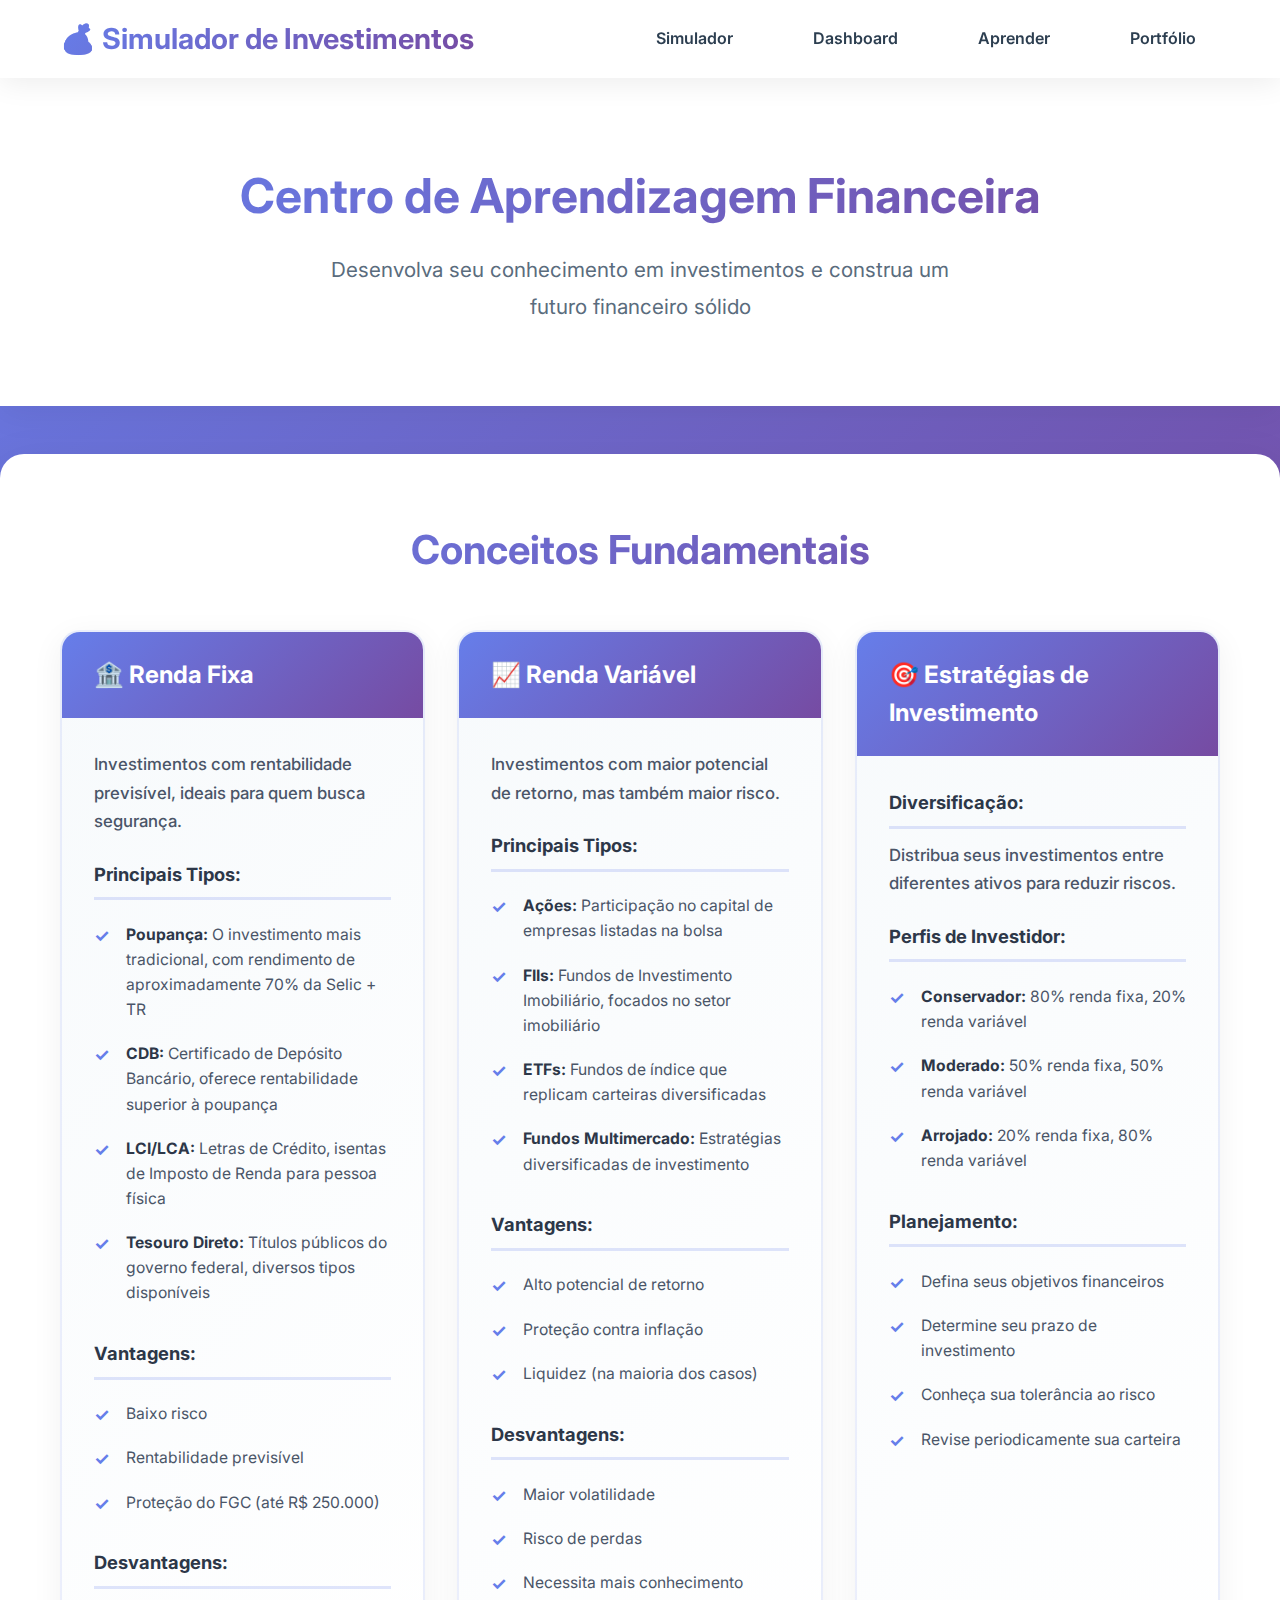
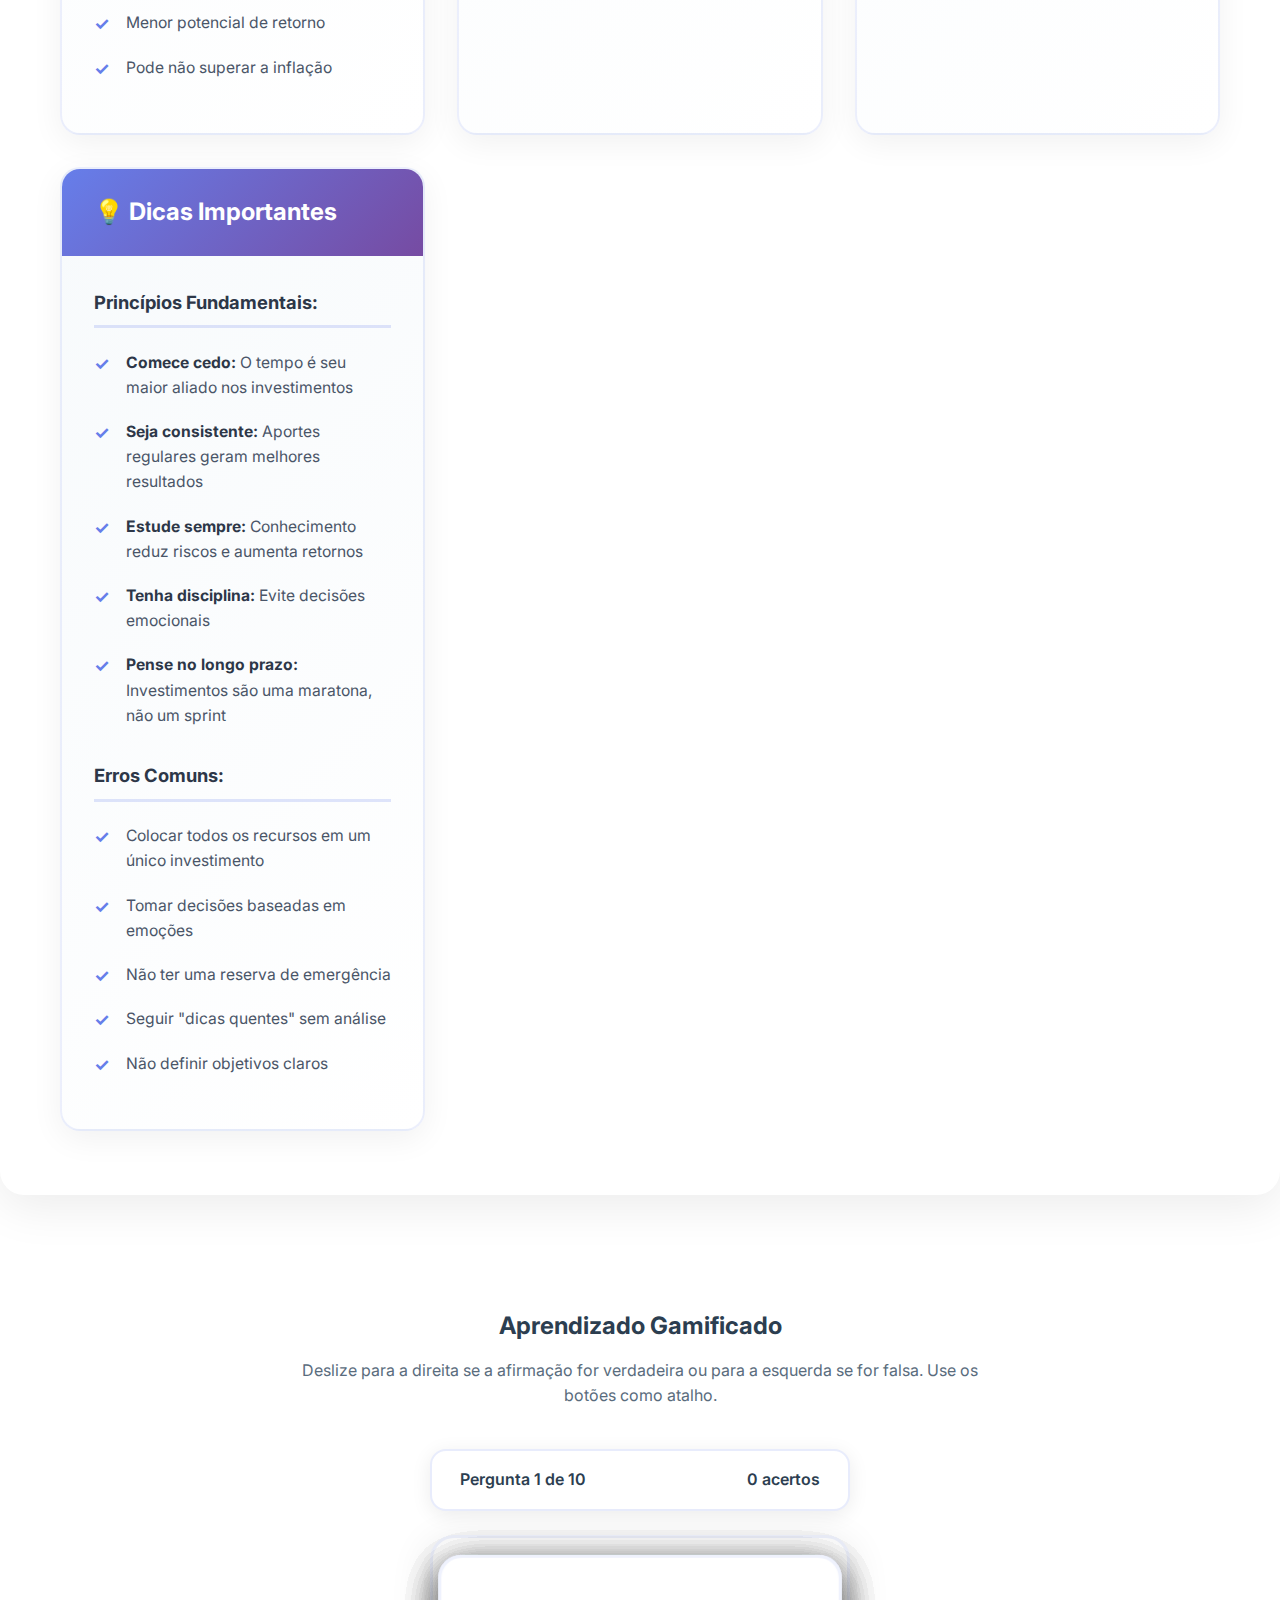
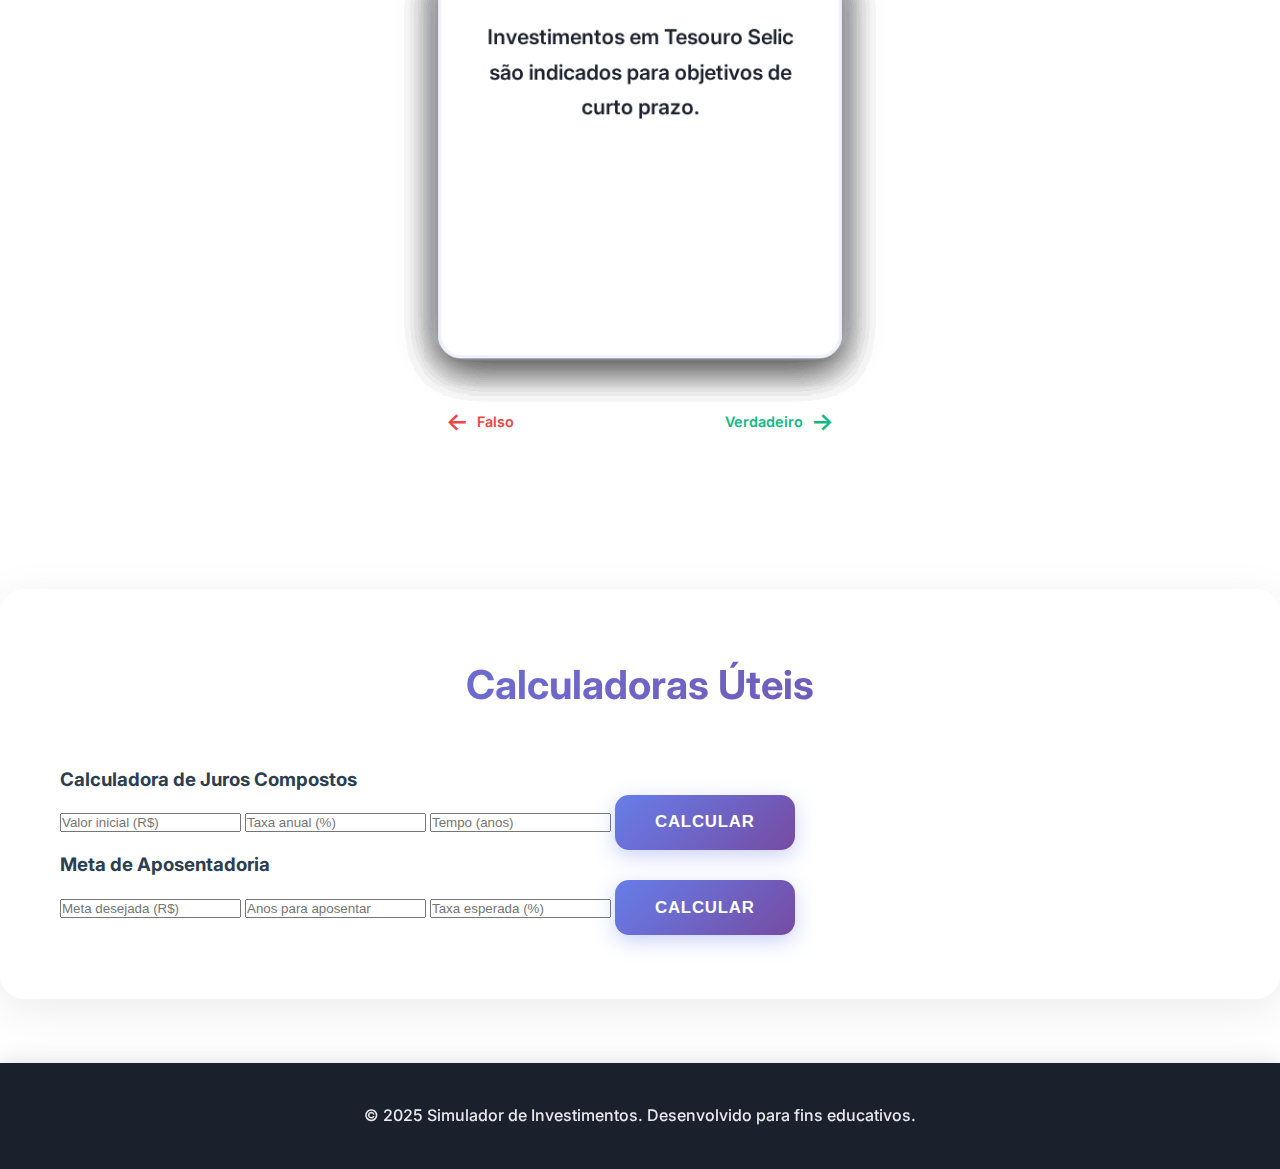
<file: investment-simulator/src/pages/learn.html>
<!DOCTYPE html>
<html lang="pt-BR">
<head>
    <meta charset="UTF-8">
    <meta name="viewport" content="width=device-width, initial-scale=1.0">
    <title>Aprender sobre Finanças - Simulador de Investimentos</title>
    <link rel="stylesheet" href="../css/styles.css">
    <link rel="stylesheet" href="../css/simulator.css">
    <link rel="stylesheet" href="../css/responsive.css">
</head>
<body>
    <header>
        <div class="container">
            <h1>💰 Simulador de Investimentos</h1>
            <nav>
                <ul>
                    <li><a href="../index.html">Simulador</a></li>
                    <li><a href="dashboard.html">Dashboard</a></li>
                    <li><a href="learn.html">Aprender</a></li>
                    <li><a href="portfolio.html">Portfólio</a></li>
                </ul>
            </nav>
        </div>
    </header>

    <main>
        <section class="hero">
            <div class="container">
                <h2>Centro de Aprendizagem Financeira</h2>
                <p>Desenvolva seu conhecimento em investimentos e construa um futuro financeiro sólido</p>
            </div>
        </section>

        <section class="educational-section">
            <div class="container">
                <h2>Conceitos Fundamentais</h2>
                
                <div class="learning-modules">
                    <div class="module">
                        <h3>🏦 Renda Fixa</h3>
                        <div class="module-content">
                            <p>Investimentos com rentabilidade previsível, ideais para quem busca segurança.</p>
                            
                            <h4>Principais Tipos:</h4>
                            <ul>
                                <li><strong>Poupança:</strong> O investimento mais tradicional, com rendimento de aproximadamente 70% da Selic + TR</li>
                                <li><strong>CDB:</strong> Certificado de Depósito Bancário, oferece rentabilidade superior à poupança</li>
                                <li><strong>LCI/LCA:</strong> Letras de Crédito, isentas de Imposto de Renda para pessoa física</li>
                                <li><strong>Tesouro Direto:</strong> Títulos públicos do governo federal, diversos tipos disponíveis</li>
                            </ul>
                            
                            <h4>Vantagens:</h4>
                            <ul>
                                <li>Baixo risco</li>
                                <li>Rentabilidade previsível</li>
                                <li>Proteção do FGC (até R$ 250.000)</li>
                            </ul>
                            
                            <h4>Desvantagens:</h4>
                            <ul>
                                <li>Menor potencial de retorno</li>
                                <li>Pode não superar a inflação</li>
                            </ul>
                        </div>
                    </div>

                    <div class="module">
                        <h3>📈 Renda Variável</h3>
                        <div class="module-content">
                            <p>Investimentos com maior potencial de retorno, mas também maior risco.</p>
                            
                            <h4>Principais Tipos:</h4>
                            <ul>
                                <li><strong>Ações:</strong> Participação no capital de empresas listadas na bolsa</li>
                                <li><strong>FIIs:</strong> Fundos de Investimento Imobiliário, focados no setor imobiliário</li>
                                <li><strong>ETFs:</strong> Fundos de índice que replicam carteiras diversificadas</li>
                                <li><strong>Fundos Multimercado:</strong> Estratégias diversificadas de investimento</li>
                            </ul>
                            
                            <h4>Vantagens:</h4>
                            <ul>
                                <li>Alto potencial de retorno</li>
                                <li>Proteção contra inflação</li>
                                <li>Liquidez (na maioria dos casos)</li>
                            </ul>
                            
                            <h4>Desvantagens:</h4>
                            <ul>
                                <li>Maior volatilidade</li>
                                <li>Risco de perdas</li>
                                <li>Necessita mais conhecimento</li>
                            </ul>
                        </div>
                    </div>

                    <div class="module">
                        <h3>🎯 Estratégias de Investimento</h3>
                        <div class="module-content">
                            <h4>Diversificação:</h4>
                            <p>Distribua seus investimentos entre diferentes ativos para reduzir riscos.</p>
                            
                            <h4>Perfis de Investidor:</h4>
                            <ul>
                                <li><strong>Conservador:</strong> 80% renda fixa, 20% renda variável</li>
                                <li><strong>Moderado:</strong> 50% renda fixa, 50% renda variável</li>
                                <li><strong>Arrojado:</strong> 20% renda fixa, 80% renda variável</li>
                            </ul>
                            
                            <h4>Planejamento:</h4>
                            <ul>
                                <li>Defina seus objetivos financeiros</li>
                                <li>Determine seu prazo de investimento</li>
                                <li>Conheça sua tolerância ao risco</li>
                                <li>Revise periodicamente sua carteira</li>
                            </ul>
                        </div>
                    </div>

                    <div class="module">
                        <h3>💡 Dicas Importantes</h3>
                        <div class="module-content">
                            <h4>Princípios Fundamentais:</h4>
                            <ul>
                                <li><strong>Comece cedo:</strong> O tempo é seu maior aliado nos investimentos</li>
                                <li><strong>Seja consistente:</strong> Aportes regulares geram melhores resultados</li>
                                <li><strong>Estude sempre:</strong> Conhecimento reduz riscos e aumenta retornos</li>
                                <li><strong>Tenha disciplina:</strong> Evite decisões emocionais</li>
                                <li><strong>Pense no longo prazo:</strong> Investimentos são uma maratona, não um sprint</li>
                            </ul>
                            
                            <h4>Erros Comuns:</h4>
                            <ul>
                                <li>Colocar todos os recursos em um único investimento</li>
                                <li>Tomar decisões baseadas em emoções</li>
                                <li>Não ter uma reserva de emergência</li>
                                <li>Seguir "dicas quentes" sem análise</li>
                                <li>Não definir objetivos claros</li>
                            </ul>
                        </div>
                    </div>
                </div>
            </div>
        </section>

        <section class="quiz-section" id="quiz-section">
            <div class="container">
                <div class="quiz-header">
                    <h2>Aprendizado Gamificado</h2>
                    <p>Deslize para a direita se a afirmação for verdadeira ou para a esquerda se for falsa. Use os botões como atalho.</p>
                </div>

                <div class="quiz-area">
                    <div class="quiz-status">
                        <span id="quiz-progress">Preparando perguntas...</span>
                        <span id="quiz-score">0 acertos</span>
                    </div>

                    <div class="quiz-card-stack" id="quiz-card-stack" aria-live="polite">
                        <!-- Cartas adicionadas dinamicamente -->
                    </div>

                    <div class="quiz-swipe-hint">
                        <div class="quiz-swipe-hint-left">
                            <span>←</span> Falso
                        </div>
                        <div class="quiz-swipe-hint-right">
                            Verdadeiro <span>→</span>
                        </div>
                    </div>

                    <div class="quiz-feedback" id="quiz-feedback" role="status" aria-live="polite"></div>

                    <button class="quiz-restart" id="quiz-restart" hidden>Jogar novamente</button>
                </div>
            </div>
        </section>

        <section class="simulator-section">
            <div class="container">
                <h2>Calculadoras Úteis</h2>
                
                <div class="calculators">
                    <div class="calculator-card">
                        <h3>Calculadora de Juros Compostos</h3>
                        <div class="calc-form">
                            <input type="number" id="calc-principal" placeholder="Valor inicial (R$)">
                            <input type="number" id="calc-rate" placeholder="Taxa anual (%)">
                            <input type="number" id="calc-time" placeholder="Tempo (anos)">
                            <button onclick="calcularJuros()" class="btn-primary">Calcular</button>
                            <div id="juros-result" class="calc-result"></div>
                        </div>
                    </div>
                    
                    <div class="calculator-card">
                        <h3>Meta de Aposentadoria</h3>
                        <div class="calc-form">
                            <input type="number" id="meta-valor" placeholder="Meta desejada (R$)">
                            <input type="number" id="meta-anos" placeholder="Anos para aposentar">
                            <input type="number" id="meta-taxa" placeholder="Taxa esperada (%)">
                            <button onclick="calcularMeta()" class="btn-primary">Calcular</button>
                            <div id="meta-result" class="calc-result"></div>
                        </div>
                    </div>
                </div>
            </div>
        </section>
    </main>

    <footer>
        <div class="container">
            <p>&copy; 2025 Simulador de Investimentos. Desenvolvido para fins educativos.</p>
        </div>
    </footer>

    <template id="quiz-card-template">
        <article class="quiz-card" role="group" aria-roledescription="Carta de pergunta">
            <div class="quiz-card-content">
                <p class="quiz-card-text"></p>
            </div>
            <div class="quiz-card-hint"></div>
        </article>
    </template>

    <script src="../js/learn.js"></script>
</body>
</html>
</file>
<file: investment-simulator/src/css/simulator.css>
/* Estilos específicos do simulador */

.simulator-section {
    background: #ffffff;
    margin: 2rem 0;
    padding: 4rem 0;
    border-radius: 24px;
    box-shadow: 0 12px 48px rgba(0, 0, 0, 0.08);
}

.simulator-section h2 {
    text-align: center;
    font-size: 2.5rem;
    font-weight: 700;
    color: #2c3e50;
    margin-bottom: 3rem;
    background: linear-gradient(135deg, #667eea 0%, #764ba2 100%);
    -webkit-background-clip: text;
    -webkit-text-fill-color: transparent;
    background-clip: text;
}

.simulator-container {
    display: grid;
    grid-template-columns: 1fr 1fr;
    gap: 3rem;
    align-items: start;
}

/* Formulário do simulador */
.simulator-form {
    background: #ffffff;
    padding: 2.5rem;
    border-radius: 20px;
    box-shadow: 0 8px 32px rgba(0, 0, 0, 0.06);
    border: 2px solid rgba(102, 126, 234, 0.12);
}

.form-group {
    margin-bottom: 1.5rem;
}

.form-group label {
    display: block;
    margin-bottom: 0.5rem;
    font-weight: 600;
    color: #2c3e50;
    font-size: 0.95rem;
}

.form-group input,
.form-group select {
    width: 100%;
    padding: 1rem 1.25rem;
    border: 2px solid #e2e8f0;
    border-radius: 14px;
    font-size: 1rem;
    transition: all 0.3s cubic-bezier(0.4, 0, 0.2, 1);
    background: #ffffff;
    font-weight: 500;
}

.form-group input:focus,
.form-group select:focus {
    outline: none;
    border-color: #667eea;
    background: #ffffff;
    box-shadow: 0 0 0 4px rgba(102, 126, 234, 0.12);
    transform: translateY(-2px);
}

/* Container de resultados */
.results-container {
    background: #ffffff;
    border-radius: 20px;
    padding: 2.5rem;
    box-shadow: 0 8px 32px rgba(0, 0, 0, 0.06);
    border: 2px solid rgba(102, 126, 234, 0.12);
}

.result-summary h3 {
    color: #2c3e50;
    font-size: 1.5rem;
    font-weight: 700;
    margin-bottom: 1.5rem;
    text-align: center;
}

.result-cards {
    display: grid;
    grid-template-columns: repeat(2, 1fr);
    gap: 1rem;
    margin-bottom: 2rem;
}

.result-card {
    background: linear-gradient(135deg, #f7fafc 0%, #edf2f7 100%);
    padding: 1.75rem;
    border-radius: 16px;
    text-align: center;
    border: 2px solid rgba(102, 126, 234, 0.12);
    transition: all 0.3s cubic-bezier(0.4, 0, 0.2, 1);
}

.result-card:hover {
    transform: translateY(-4px);
    box-shadow: 0 8px 24px rgba(102, 126, 234, 0.15);
    border-color: rgba(102, 126, 234, 0.25);
}

.result-card h4 {
    color: #718096;
    font-size: 0.9rem;
    font-weight: 700;
    text-transform: uppercase;
    letter-spacing: 0.8px;
    margin-bottom: 0.75rem;
}

.result-card p {
    color: #1a202c;
    font-size: 1.5rem;
    font-weight: 800;
    background: linear-gradient(135deg, #667eea 0%, #764ba2 100%);
    -webkit-background-clip: text;
    -webkit-text-fill-color: transparent;
    background-clip: text;
}

/* Container do gráfico */
.chart-container {
    margin-top: 2rem;
    background: #ffffff;
    border-radius: 16px;
    padding: 1.5rem;
    height: 400px;
    position: relative;
    border: 2px solid rgba(102, 126, 234, 0.08);
    box-shadow: 0 4px 16px rgba(0, 0, 0, 0.04);
}

/* Seção educativa */
.educational-section {
    background: #ffffff;
    padding: 4rem 0;
    margin: 3rem 0;
    border-radius: 24px;
    box-shadow: 0 12px 48px rgba(0, 0, 0, 0.08);
}

.educational-section h2 {
    text-align: center;
    font-size: 2.5rem;
    font-weight: 700;
    color: #2c3e50;
    margin-bottom: 3rem;
}

.education-cards {
    display: grid;
    grid-template-columns: repeat(auto-fit, minmax(300px, 1fr));
    gap: 2rem;
}

.education-card {
    background: #ffffff;
    padding: 2.5rem;
    border-radius: 20px;
    box-shadow: 0 8px 32px rgba(0, 0, 0, 0.06);
    border: 2px solid rgba(102, 126, 234, 0.12);
    transition: all 0.3s cubic-bezier(0.4, 0, 0.2, 1);
}

.education-card:hover {
    transform: translateY(-8px);
    box-shadow: 0 20px 48px rgba(102, 126, 234, 0.15);
    border-color: rgba(102, 126, 234, 0.25);
}

.education-card h3 {
    color: #2c3e50;
    font-size: 1.5rem;
    font-weight: 700;
    margin-bottom: 1rem;
    display: flex;
    align-items: center;
    gap: 0.5rem;
}

.education-card p {
    color: #6c757d;
    margin-bottom: 1rem;
    line-height: 1.6;
}

.education-card ul {
    list-style: none;
    padding: 0;
}

.education-card li {
    color: #495057;
    padding: 0.25rem 0;
    position: relative;
    padding-left: 1.5rem;
}

.education-card li::before {
    content: "✓";
    position: absolute;
    left: 0;
    color: #28a745;
    font-weight: bold;
}

.calculate-button:hover {
    background-color: #218838;
}

.results-container {
    margin-top: 20px;
    padding: 15px;
    background-color: #e9ecef;
    border-radius: 4px;
}

.results-container h2 {
    margin: 0;
    color: #333;
}

.results-container p {
    margin: 5px 0;
}

/* ===== Portfolio Builder Layout Enhancements ===== */
.portfolio-builder {
    display: flex;
    gap: 2.5rem;
    align-items: flex-start;
    flex-wrap: wrap;
    margin-bottom: 2.5rem;
}

.builder-left {
    flex: 1 1 380px;
    max-width: 560px;
}

.builder-right {
    flex: 1 1 520px;
    display: flex;
    flex-direction: column;
}

.portfolio-allocation {
    flex: 1 1 320px;
    background: #ffffff;
    padding: 1.5rem 1.5rem 1rem;
    border-radius: 20px;
    box-shadow: 0 8px 32px rgba(0,0,0,0.06);
    border: 2px solid rgba(102, 126, 234, 0.12);
    max-height: 460px;
    overflow: auto;
}

.portfolio-allocation h3 {
    margin-top: 0;
    font-size: 1.25rem;
    font-weight: 700;
    background: linear-gradient(135deg,#667eea,#764ba2);
    -webkit-background-clip:text; -webkit-text-fill-color:transparent;
}

.allocation-chart {
    position: relative;
    background: #ffffff;
    padding: 1.25rem 1.25rem 0.75rem;
    border-radius: 20px;
    box-shadow: 0 8px 32px rgba(0,0,0,0.06);
    border: 2px solid rgba(102, 126, 234, 0.12);
    display: flex;
    align-items: center;
    justify-content: center;
    min-height: 520px;
}

.chart-top-controls {
    position: absolute;
    top: 14px;
    right: 18px;
    background: rgba(255,255,255,0.85);
    backdrop-filter: blur(4px);
    border:1px solid #e2e8f0;
    padding:6px 10px;
    border-radius:10px;
    display:flex;
    align-items:center;
    gap:6px;
    font-size:0.7rem;
    font-weight:600;
    text-transform:uppercase;
    letter-spacing:0.5px;
    color:#4a5568;
    z-index:20;
}
.chart-top-controls select {
    font-size:0.7rem;
    padding:4px 6px;
    border-radius:6px;
    border:1px solid #cbd5e0;
    background:#fff;
}

.allocation-display {
    display: flex;
    flex-direction: column;
    gap: 6px;
}

.allocation-list { width: 100%; }

.allocation-row {
    display: grid;
    grid-template-columns: 1fr 70px 120px 120px;
    gap: 0.75rem;
    align-items: center;
    background: linear-gradient(135deg,#f8fafc,#edf2f7);
    padding: 0.65rem 0.9rem;
    border-radius: 14px;
    font-size: 0.85rem;
    box-shadow: 0 2px 6px rgba(0,0,0,0.04);
    border: 1px solid rgba(102,126,234,0.18);
    transition: .25s ease;
}

.allocation-row:hover {
    transform: translateY(-2px);
    box-shadow: 0 6px 14px rgba(102,126,234,0.18);
    border-color: rgba(102,126,234,0.35);
}

.investment-name { font-weight:600; color:#2c3e50; }
.investment-percent { font-weight:700; color:#667eea; }
.investment-value, .investment-future { font-weight:600; color:#2d3748; }

/* Custom allocation UI */
.custom-allocation {
    background:#ffffff;
    margin-top:1rem;
    padding:1.25rem 1.25rem 1rem;
    border-radius:16px;
    border:2px solid rgba(102,126,234,0.12);
    box-shadow:0 4px 18px rgba(0,0,0,0.05);
}
.section-subtitle { margin:0 0 0.75rem; font-size:1rem; font-weight:700; color:#2c3e50; }
.allocation-rows { display:flex; flex-direction:column; gap:8px; }
.allocation-custom-row { background:#f8fafc; padding:8px 10px; border-radius:12px; display:flex; gap:10px; align-items:center; border:1px solid #e2e8f0; }
.allocation-custom-row select, .allocation-custom-row input { padding:6px 10px; border-radius:8px; border:1px solid #cbd5e0; font-size:0.85rem; }
.allocation-custom-row select:focus, .allocation-custom-row input:focus { outline:none; border-color:#667eea; box-shadow:0 0 0 3px rgba(102,126,234,0.25); }
.allocation-custom-row .btn-remove { background:#fff; border:1px solid #e53e3e; color:#e53e3e; border-radius:8px; cursor:pointer; font-size:0.75rem; }
.allocation-custom-row .btn-remove:hover { background:#e53e3e; color:#fff; }
.allocation-actions { display:flex; gap:12px; align-items:center; margin-top:10px; flex-wrap:wrap; }
.btn-small { font-size:0.75rem; padding:6px 10px; }
.percent-total { font-weight:600; color:#2d3748; }
.percent-warning { font-weight:600; }

/* Summary cards refinement */
.portfolio-summary { background:#ffffff; padding:1.5rem 1.75rem; border-radius:24px; border:2px solid rgba(102,126,234,0.12); box-shadow:0 10px 36px rgba(0,0,0,0.06); }
.summary-cards { display:grid; grid-template-columns: repeat(auto-fit,minmax(180px,1fr)); gap:1rem; }
.summary-card { background:linear-gradient(135deg,#f7fafc,#edf2f7); padding:1rem 1.1rem; border-radius:16px; border:1px solid rgba(102,126,234,0.18); box-shadow:0 4px 14px rgba(0,0,0,0.05); transition:.25s ease; }
.summary-card:hover { transform:translateY(-3px); box-shadow:0 8px 22px rgba(102,126,234,0.25); }
.summary-card h4 { font-size:0.75rem; letter-spacing:0.7px; text-transform:uppercase; color:#4a5568; margin:0 0 4px; font-weight:700; }
.summary-card p { margin:0; font-size:1.15rem; font-weight:700; background:linear-gradient(135deg,#667eea,#764ba2); -webkit-background-clip:text; -webkit-text-fill-color:transparent; }

/* Responsive tweaks */
@media (max-width: 1100px) {
    .builder-right { flex:1 1 100%; }
    .allocation-chart { flex:1 1 100%; height:380px; }
}
@media (max-width: 700px) {
    .allocation-row { grid-template-columns: 1fr 55px 1fr 1fr; }
    .portfolio-allocation { max-height:none; }
}
</file>
<file: investment-simulator/src/css/responsive.css>
/* Responsividade para diferentes tamanhos de tela */

/* Tablets e telas médias */
@media (max-width: 1024px) {
    .simulator-container {
        grid-template-columns: 1fr;
        gap: 2rem;
    }
    
    .hero h2 {
        font-size: 2.5rem;
    }
    
    .result-cards {
        grid-template-columns: repeat(2, 1fr);
    }
    
    .education-cards {
        grid-template-columns: repeat(auto-fit, minmax(280px, 1fr));
    }
}

/* Celulares e telas pequenas */
@media (max-width: 768px) {
    .container {
        padding: 0 15px;
    }
    
    header .container {
        flex-direction: column;
        text-align: center;
        gap: 1rem;
    }
    
    header h1 {
        font-size: 1.5rem;
    }
    
    nav ul {
        flex-wrap: wrap;
        gap: 1rem;
        justify-content: center;
    }
    
    nav a {
        padding: 0.5rem 0.75rem;
        font-size: 0.9rem;
    }
    
    .hero {
        padding: 3rem 0;
    }
    
    .hero h2 {
        font-size: 2rem;
        line-height: 1.2;
    }
    
    .hero p {
        font-size: 1.1rem;
    }
    
    .simulator-section h2,
    .educational-section h2 {
        font-size: 2rem;
    }
    
    .simulator-section,
    .educational-section {
        padding: 2rem 0;
        margin: 1rem 0;
    }
    
    .simulator-form,
    .results-container {
        padding: 1.5rem;
    }
    
    .result-cards {
        grid-template-columns: 1fr;
        gap: 0.75rem;
    }
    
    .result-card {
        padding: 1rem;
    }
    
    .result-card h4 {
        font-size: 0.8rem;
    }
    
    .result-card p {
        font-size: 1.1rem;
    }
    
    .chart-container {
        height: 300px;
        padding: 0.75rem;
    }
    
    .education-cards {
        grid-template-columns: 1fr;
        gap: 1.5rem;
    }
    
    .education-card {
        padding: 1.5rem;
    }
    
    .education-card h3 {
        font-size: 1.25rem;
    }
    
    .btn-primary {
        padding: 0.875rem 1.75rem;
        font-size: 1rem;
    }
}

/* Telas muito pequenas */
@media (max-width: 480px) {
    .container {
        padding: 0 10px;
    }
    
    header h1 {
        font-size: 1.3rem;
    }
    
    .hero h2 {
        font-size: 1.75rem;
    }
    
    .hero p {
        font-size: 1rem;
    }
    
    .simulator-section h2,
    .educational-section h2 {
        font-size: 1.75rem;
    }
    
    .simulator-form,
    .results-container,
    .education-card {
        padding: 1rem;
    }
    
    .form-group input,
    .form-group select {
        padding: 0.75rem;
        font-size: 0.95rem;
    }
    
    .chart-container {
        height: 250px;
        padding: 0.5rem;
    }
    
    .btn-primary {
        width: 100%;
        padding: 1rem;
    }
    
    nav ul {
        gap: 0.5rem;
    }
    
    nav a {
        padding: 0.4rem 0.6rem;
        font-size: 0.85rem;
    }
}

/* Landscape em celulares */
@media (max-height: 500px) and (orientation: landscape) {
    .hero {
        padding: 2rem 0;
    }
    
    .hero h2 {
        font-size: 1.5rem;
    }
    
    .hero p {
        font-size: 0.95rem;
    }
    
    .simulator-section,
    .educational-section {
        padding: 1.5rem 0;
    }
}

/* Melhorias para touch devices */
@media (hover: none) and (pointer: coarse) {
    .btn-primary {
        min-height: 44px;
    }
    
    nav a {
        min-height: 44px;
        display: flex;
        align-items: center;
        justify-content: center;
    }
    
    .form-group input,
    .form-group select {
        min-height: 44px;
    }
}

/* Dark mode support */
@media (prefers-color-scheme: dark) {
    :root {
        --bg-color: #1a1a1a;
        --text-color: #ffffff;
        --card-bg: #2d2d2d;
    }
    
    body {
        background: linear-gradient(135deg, #2c3e50 0%, #3498db 100%);
    }
}
</file>
<file: investment-simulator/src/css/styles.css>
/* Importação de fontes */
@import url('https://fonts.googleapis.com/css2?family=Inter:wght@300;400;500;600;700&display=swap');

/* Reset e configurações globais */
* {
    margin: 0;
    padding: 0;
    box-sizing: border-box;
}

body {
    font-family: 'Inter', -apple-system, BlinkMacSystemFont, 'Segoe UI', sans-serif;
    line-height: 1.6;
    color: #2c3e50;
    background: linear-gradient(135deg, #667eea 0%, #764ba2 100%);
    background-attachment: fixed;
    min-height: 100vh;
}

.container {
    max-width: 1200px;
    margin: 0 auto;
    padding: 0 20px;
}

/* Header */
header {
    background: #ffffff;
    box-shadow: 0 4px 30px rgba(0, 0, 0, 0.08);
    position: sticky;
    top: 0;
    z-index: 1000;
}

header .container {
    display: flex;
    justify-content: space-between;
    align-items: center;
    padding: 1rem 20px;
}

header h1 {
    font-size: 1.8rem;
    font-weight: 700;
    background: linear-gradient(135deg, #667eea 0%, #764ba2 100%);
    -webkit-background-clip: text;
    -webkit-text-fill-color: transparent;
    background-clip: text;
    display: flex;
    align-items: center;
    gap: 0.5rem;
}

/* Navegação */
nav ul {
    display: flex;
    list-style: none;
    gap: 2rem;
    align-items: center;
}

nav a {
    color: #2c3e50;
    text-decoration: none;
    font-weight: 600;
    padding: 0.75rem 1.5rem;
    border-radius: 12px;
    transition: all 0.3s cubic-bezier(0.4, 0, 0.2, 1);
    position: relative;
}

nav a:hover {
    background: linear-gradient(135deg, #667eea 0%, #764ba2 100%);
    color: #ffffff;
    transform: translateY(-2px);
    box-shadow: 0 4px 12px rgba(102, 126, 234, 0.3);
}

/* Seção Hero */
.hero {
    background: #ffffff;
    padding: 5rem 0;
    text-align: center;
    margin-bottom: 3rem;
    box-shadow: 0 8px 32px rgba(0, 0, 0, 0.06);
}

.hero h2 {
    font-size: 3rem;
    font-weight: 700;
    color: #2c3e50;
    margin-bottom: 1rem;
    background: linear-gradient(135deg, #667eea 0%, #764ba2 100%);
    -webkit-background-clip: text;
    -webkit-text-fill-color: transparent;
    background-clip: text;
}

.hero p {
    font-size: 1.3rem;
    color: #5a6c7d;
    max-width: 650px;
    margin: 0 auto;
    line-height: 1.8;
}

/* Botões */
.btn-primary {
    background: linear-gradient(135deg, #667eea 0%, #764ba2 100%);
    color: white;
    border: none;
    padding: 1.1rem 2.5rem;
    border-radius: 14px;
    font-size: 1.05rem;
    font-weight: 700;
    cursor: pointer;
    transition: all 0.3s cubic-bezier(0.4, 0, 0.2, 1);
    box-shadow: 0 6px 20px rgba(102, 126, 234, 0.35);
    text-transform: uppercase;
    letter-spacing: 0.8px;
}

.btn-primary:hover {
    transform: translateY(-4px);
    box-shadow: 0 12px 35px rgba(102, 126, 234, 0.45);
    background: linear-gradient(135deg, #7c8fef 0%, #8658b8 100%);
}

.btn-primary:active {
    transform: translateY(-2px);
    box-shadow: 0 8px 25px rgba(102, 126, 234, 0.4);
}

/* Quiz Gamificado */
.quiz-section {
    padding: 4rem 0;
}

.quiz-section .container {
    display: flex;
    flex-direction: column;
    gap: 2.5rem;
}

.quiz-header {
    text-align: center;
    max-width: 720px;
    margin: 0 auto;
    color: #2c3e50;
}

.quiz-header p {
    margin-top: 0.75rem;
    color: #5a6c7d;
}

.quiz-area {
    display: flex;
    flex-direction: column;
    align-items: center;
    gap: 1.5rem;
}

.quiz-status {
    display: flex;
    align-items: center;
    justify-content: space-between;
    gap: 1.5rem;
    width: min(100%, 420px);
    background: #ffffff;
    border-radius: 16px;
    padding: 1rem 1.75rem;
    box-shadow: 0 4px 20px rgba(0, 0, 0, 0.08);
    font-weight: 600;
    border: 2px solid rgba(102, 126, 234, 0.15);
}

.quiz-card-stack {
    position: relative;
    width: min(100%, 420px);
    height: 420px;
    margin: 0 auto;
}

.quiz-card {
    position: absolute;
    inset: 0;
    background: #ffffff;
    border-radius: 24px;
    padding: 2rem 2.5rem;
    display: flex;
    flex-direction: column;
    justify-content: flex-start;
    align-items: center;
    text-align: center;
    transition: transform 0.35s cubic-bezier(0.4, 0, 0.2, 1), opacity 0.35s ease;
    will-change: transform, opacity;
    touch-action: pan-y;
    box-shadow: 0 10px 40px rgba(0, 0, 0, 0.12);
    border: 3px solid rgba(102, 126, 234, 0.1);
    cursor: grab;
}

.quiz-card:not(:first-child) {
    transform: scale(0.96) translateY(12px);
    opacity: 1;
}

.quiz-card:nth-child(3) {
    transform: scale(0.92) translateY(24px);
    opacity: 1;
}

.quiz-card.dragging {
    transition: none;
    cursor: grabbing;
}

.quiz-card::before {
    content: '';
    position: absolute;
    inset: 0;
    border-radius: 24px;
    background: transparent;
    pointer-events: none;
    transition: background 0.2s ease;
    z-index: -1;
}

.quiz-card.swipe-right::before {
    background: rgba(16, 185, 129, 0.35);
}

.quiz-card.swipe-left::before {
    background: rgba(239, 68, 68, 0.35);
}

.quiz-card.correct::before {
    background: rgba(16, 185, 129, 0.4);
}

.quiz-card.incorrect::before {
    background: rgba(239, 68, 68, 0.4);
}

.quiz-card-content {
    font-size: 1.35rem;
    font-weight: 600;
    color: #1a202c;
    line-height: 1.7;
    margin-top: 2rem;
}

.quiz-card-hint {
    margin-top: 1.5rem;
    font-size: 1rem;
    color: #667eea;
    font-weight: 500;
    opacity: 0;
    transform: translateY(10px);
    transition: opacity 0.3s ease, transform 0.3s ease;
    background: rgba(102, 126, 234, 0.08);
    padding: 1rem 1.5rem;
    border-radius: 12px;
    border-left: 4px solid #667eea;
}

.quiz-card.revealed .quiz-card-hint {
    opacity: 1;
    transform: translateY(0);
}

.quiz-swipe-hint {
    display: flex;
    justify-content: space-between;
    align-items: center;
    width: min(100%, 420px);
    margin-top: 1.5rem;
    padding: 0 1rem;
    font-size: 0.9rem;
    font-weight: 600;
    color: rgba(255, 255, 255, 0.8);
}

.quiz-swipe-hint-left {
    display: flex;
    align-items: center;
    gap: 0.5rem;
    color: #ef4444;
}

.quiz-swipe-hint-right {
    display: flex;
    align-items: center;
    gap: 0.5rem;
    color: #10b981;
}

.quiz-swipe-hint span {
    font-size: 1.5rem;
}

.quiz-feedback {
    min-height: 28px;
    font-weight: 600;
    color: #2c3e50;
    text-align: center;
    font-size: 1.05rem;
    padding: 0.5rem;
    border-radius: 8px;
}

.quiz-feedback.success {
    color: #10b981;
    background: rgba(16, 185, 129, 0.08);
}

.quiz-feedback.error {
    color: #ef4444;
    background: rgba(239, 68, 68, 0.08);
}

.quiz-restart {
    background: linear-gradient(135deg, #667eea 0%, #764ba2 100%);
    color: #fff;
    border: none;
    padding: 1rem 2rem;
    border-radius: 12px;
    font-weight: 700;
    font-size: 1rem;
    cursor: pointer;
    transition: all 0.3s cubic-bezier(0.4, 0, 0.2, 1);
    box-shadow: 0 4px 15px rgba(102, 126, 234, 0.3);
    text-transform: uppercase;
    letter-spacing: 0.5px;
}

.quiz-restart:hover {
    transform: translateY(-3px);
    box-shadow: 0 8px 25px rgba(102, 126, 234, 0.4);
    background: linear-gradient(135deg, #7c8fef 0%, #8658b8 100%);
}

.quiz-empty {
    background: rgba(255, 255, 255, 0.92);
    border-radius: 20px;
    padding: 2.5rem;
    text-align: center;
    box-shadow: 0 20px 45px rgba(118, 75, 162, 0.2);
}

/* Seção Educacional - Módulos de Aprendizado */
.educational-section {
    background: #ffffff;
    padding: 4rem 0;
    margin: 3rem 0;
    border-radius: 24px;
    box-shadow: 0 12px 48px rgba(0, 0, 0, 0.08);
}

.educational-section h2 {
    text-align: center;
    font-size: 2.5rem;
    font-weight: 700;
    color: #2c3e50;
    margin-bottom: 3rem;
    background: linear-gradient(135deg, #667eea 0%, #764ba2 100%);
    -webkit-background-clip: text;
    -webkit-text-fill-color: transparent;
    background-clip: text;
}

.learning-modules {
    display: grid;
    grid-template-columns: repeat(auto-fit, minmax(320px, 1fr));
    gap: 2rem;
    margin-top: 2rem;
}

.module {
    background: linear-gradient(135deg, #f7fafc 0%, #ffffff 100%);
    border-radius: 20px;
    padding: 0;
    box-shadow: 0 8px 32px rgba(0, 0, 0, 0.06);
    border: 2px solid rgba(102, 126, 234, 0.12);
    transition: all 0.3s cubic-bezier(0.4, 0, 0.2, 1);
    overflow: hidden;
}

.module:hover {
    transform: translateY(-8px);
    box-shadow: 0 20px 48px rgba(102, 126, 234, 0.15);
    border-color: rgba(102, 126, 234, 0.25);
}

.module h3 {
    background: linear-gradient(135deg, #667eea 0%, #764ba2 100%);
    color: #ffffff;
    font-size: 1.5rem;
    font-weight: 700;
    margin: 0;
    padding: 1.5rem 2rem;
    display: flex;
    align-items: center;
    gap: 0.75rem;
}

.module-content {
    padding: 2rem;
}

.module-content > p {
    color: #4a5568;
    font-size: 1.05rem;
    line-height: 1.7;
    margin-bottom: 1.5rem;
    font-weight: 500;
}

.module-content h4 {
    color: #2d3748;
    font-size: 1.15rem;
    font-weight: 700;
    margin-top: 1.5rem;
    margin-bottom: 0.75rem;
    padding-bottom: 0.5rem;
    border-bottom: 3px solid rgba(102, 126, 234, 0.2);
}

.module-content h4:first-of-type {
    margin-top: 0;
}

.module-content ul {
    list-style: none;
    padding: 0;
    margin: 0.75rem 0;
}

.module-content li {
    color: #4a5568;
    padding: 0.6rem 0;
    padding-left: 2rem;
    position: relative;
    line-height: 1.6;
    font-size: 0.98rem;
}

.module-content li::before {
    content: '✓';
    position: absolute;
    left: 0;
    color: #667eea;
    font-weight: 700;
    font-size: 1.1rem;
}

.module-content li strong {
    color: #2d3748;
    font-weight: 700;
}

/* Footer */
footer {
    background: #1a202c;
    color: white;
    text-align: center;
    padding: 2.5rem 0;
    margin-top: 4rem;
    box-shadow: 0 -4px 20px rgba(0, 0, 0, 0.1);
}

footer p {
    opacity: 0.9;
    font-weight: 500;
}

/* Utilities */
.text-center {
    text-align: center;
}

.mb-4 {
    margin-bottom: 2rem;
}

.mt-4 {
    margin-top: 2rem;
}

/* Responsividade */
@media (max-width: 768px) {
    header .container {
        flex-direction: column;
        gap: 1rem;
    }
    
    nav ul {
        gap: 1rem;
    }
    
    .hero h2 {
        font-size: 2rem;
    }
    
    .hero p {
        font-size: 1.1rem;
    }
    
    .container {
        padding: 0 15px;
    }

    .quiz-card-stack {
        height: 280px;
    }

    .quiz-card {
        padding: 2rem 1.75rem;
    }

    .quiz-status {
        flex-direction: column;
        align-items: flex-start;
    }

    .quiz-actions {
        grid-template-columns: 1fr;
    }
}

.card {
    background: #fff;
    border-radius: 5px;
    box-shadow: 0 2px 5px rgba(0, 0, 0, 0.1);
    margin: 20px 0;
    padding: 20px;
}

.button {
    display: inline-block;
    font-size: 1em;
    color: #fff;
    background: #28a745;
    padding: 10px 20px;
    border: none;
    border-radius: 5px;
    cursor: pointer;
    text-align: center;
}

.button:hover {
    background: #218838;
}

@media (max-width: 768px) {
    .container {
        width: 95%;
    }

    h1 {
        font-size: 2em;
    }

    nav a {
        margin: 0 10px;
    }
}
</file>
